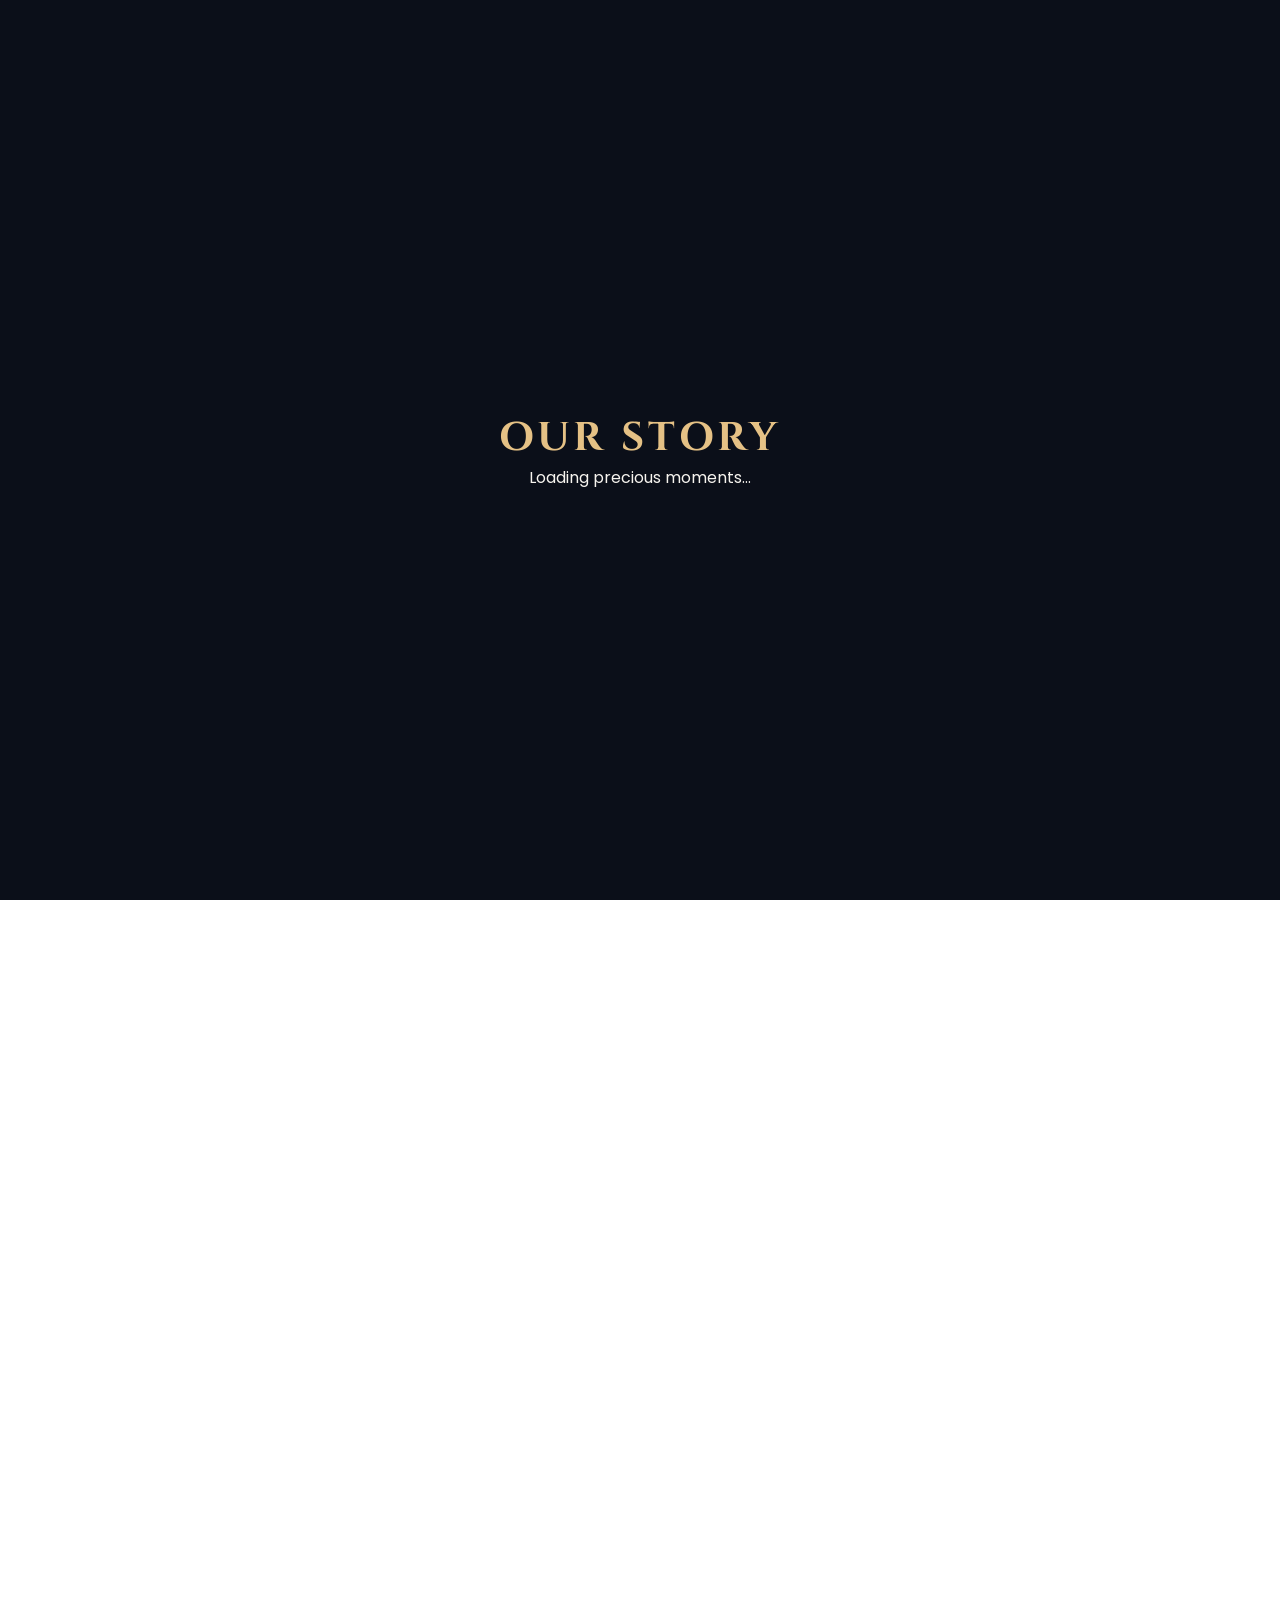
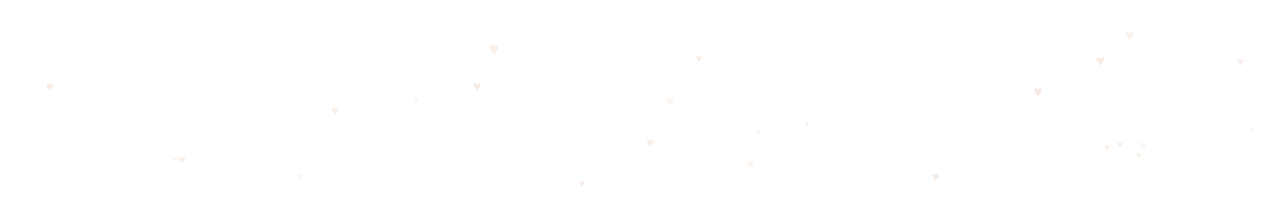
<file: index.html>
<!--
===========================================
OUR STORY ❤️ - INDEX / COVER PAGE
Birthday Surprise Website
Made with love by Aru for Chuchu ❤️
===========================================
-->
<!DOCTYPE html>
<html lang="en">
<head>
    <meta charset="UTF-8">
    <meta name="viewport" content="width=device-width, initial-scale=1.0">
    <title>Happy Birthday Chuchu ❤️</title>

    <link rel="stylesheet" href="css/style.css">
    <link href="https://fonts.googleapis.com/css2?family=Cinzel:wght@500;700&family=Cormorant+Garamond:ital,wght@1,500;1,600&family=Poppins:wght@300;400;500;600&display=swap" rel="stylesheet">

    <style>
        /* Modern Mobile Fixes directly balancing your layout frames */
        body {
            overflow-x: hidden;
            -webkit-font-smoothing: antialiased;
        }

        #book-cover {
            padding: 20px 15px;
            min-height: 100vh;
            display: flex;
            justify-content: center;
            align-items: center;
        }

        .cover {
            width: 100%;
            max-width: 500px;
            background: rgba(15, 20, 35, 0.7);
            border: 1px solid rgba(229, 193, 133, 0.25);
            backdrop-filter: blur(16px);
            -webkit-backdrop-filter: blur(16px);
            border-radius: 24px;
            padding: 40px 20px;
            box-shadow: 0 40px 90px rgba(0, 0, 0, 0.6);
            display: flex;
            flex-direction: column;
            align-items: center;
            text-align: center;
        }

        /* Interactive Mobile Flow sub-screens */
        .flow-slide {
            display: none;
            width: 100%;
            flex-direction: column;
            align-items: center;
            opacity: 0;
            transform: translateY(15px);
            transition: opacity 0.6s ease, transform 0.6s ease;
        }

        .flow-slide.active {
            display: flex;
            opacity: 1;
            transform: translateY(0);
        }

        /* Typography spacing adjustments for phone screen lengths */
        .main-title {
            font-size: 2.8rem !important;
            letter-spacing: 4px !important;
            margin-bottom: 10px !important;
        }

        .story-path h2 {
            font-size: 1.4rem !important;
            letter-spacing: 2px !important;
            color: #e5c185;
            margin: 5px 0;
        }

        .cover-quote p {
            font-size: 1.25rem !important;
            line-height: 1.6 !important;
            margin-bottom: 15px;
        }

        .cover-quote p:not(:first-child) {
            font-family: 'Poppins', sans-serif;
            font-size: 0.85rem !important;
            color: #cca7bd;
            font-style: normal;
        }

        /* Luxury Clean Flow Buttons */
        .flow-btn {
            background: transparent;
            color: #e5c185;
            border: 1px solid rgba(229, 193, 133, 0.4);
            padding: 12px 35px;
            border-radius: 50px;
            font-size: 0.8rem;
            font-weight: 500;
            letter-spacing: 2px;
            text-transform: uppercase;
            margin-top: 25px;
            cursor: pointer;
            transition: all 0.3s ease;
            width: auto;
            min-width: 180px;
        }

        .flow-btn:active, .flow-btn:hover {
            background: rgba(229, 193, 133, 0.1);
            border-color: #e5c185;
        }

        /* Gift section alignment updates */
        #gift-section {
            padding: 20px 15px;
        }

        .gift-card {
            width: 100%;
            max-width: 500px;
            padding: 40px 20px !important;
            border-radius: 24px !important;
        }

        .gift-card h2 {
            font-size: 1.8rem !important;
            letter-spacing: 2px !important;
        }

        .gift-card p {
            font-size: 1.15rem !important;
            line-height: 1.7 !important;
            margin-bottom: 4px;
        }

        #gift-box {
            margin: 30px auto 15px auto !important;
            width: 120px !important;
            height: 120px !important;
        }
    </style>
</head>
<body>

    <!-- ========================= -->
    <!-- PRELOADER -->
    <!-- ========================= -->
    <div id="loader">
        <div class="loader-content">
            <h1>Our Story</h1>
            <p>Loading precious moments...</p>
        </div>
    </div>

    <!-- ========================= -->
    <!-- BOOK COVER -->
    <!-- ========================= -->
    <main id="book-cover">

        <section class="cover">

            <!-- SLIDE 1: Intro Titles -->
            <div id="slide-intro" class="flow-slide active">
                <p class="chapter-zero reveal">Hiie Birthday Boy</p>
                <p class="welcome-text reveal">Welcome To</p>
                <h1 class="main-title reveal">Our Story</h1>
                <div class="divider reveal">❦</div>
                <button class="flow-btn" onclick="changeSlide('slide-intro', 'slide-path')">Read Prologue</button>
            </div>

            <!-- SLIDE 2: The Relationship Path Structure -->
            <div id="slide-path" class="flow-slide">
                <div class="story-path reveal">
                    <p>From</p>
                    <h2>"OM & Aparna"</h2>
                    <span class="arrow">↓</span>
                    <h2>"Husband & Wife"</h2>
                </div>
                <div class="divider reveal">❦</div>
                <div class="story-path reveal">
                    <p>Six Months Of Us</p>
                    <h2>A Beautiful Journey</h2>
                    <span class="arrow">↓</span>
                </div>
                <button class="flow-btn" onclick="changeSlide('slide-path', 'slide-warnings')">Continue</button>
            </div>

            <!-- SLIDE 3: Dedication Warnings and Entry -->
            <div id="slide-warnings" class="flow-slide">
                <div class="cover-quote reveal">
                    <p>"Click ahead... every page has a little piece of my heart waiting for you. 🫶"</p>
                    <p>Warning: This website contains an unhealthy amount of love for one very special birthday boy...</p>
                    <p>...and the drama king who owns my heart. ❤️</p>
                </div>
                <!-- This links straight into your original script trigger config -->
                <button id="open-cover-btn" class="flow-btn" style="background: linear-gradient(135deg, #e5c185, #cfa35f); color: #111524; font-weight:600; border:none;">
                    Open Our Book
                </button>
            </div>

        </section>

    </main>

    <!-- ========================= -->
    <!-- LETTER + GIFT -->
    <!-- ========================= -->
    <section id="gift-section">

        <div class="gift-card">

            <h2>Happy Birthday, Chuchu ❤️</h2>

            <br>

            <p>Every birthday deserves a gift.</p>
            <p>I kept thinking...</p>
            <p>"What could I possibly give someone who already means so much to me?"</p>

            <br>

            <p>Then I realized...</p>
            <p>I couldn't wrap six months of memories inside a box.</p>
            <p>But I could preserve them.</p>

            <br>

            <p>So I turned our memories... into a little story.</p>

            <br>

            <p>This isn't every moment we've shared.</p>
            <p>It isn't every laugh, every late-night chat, or every smile you've given me.</p>

            <br>

            <p>
                It's simply the beginning...
                <br>
                the chapter where Aru and Chuchu became us. ❤️
            </p>

            <br>

            <p>Ready to read our story?</p>

            <div id="gift-box">
                <div class="gift-lid"></div>
                <div class="gift-body">
                    <div class="gift-ribbon vertical"></div>
                    <div class="gift-ribbon horizontal"></div>
                </div>
            </div>

            <p style="font-size:0.95rem;opacity:.8;margin-top:10px;">
                (Click the gift box to read our chapters)
            </p>

        </div>

    </section>

    <!-- ========================= -->
    <!-- MUSIC -->
    <!-- ========================= -->
    <audio id="bg-music" src="assets/music/song.mpeg" loop></audio>

    <!-- ========================= -->
    <!-- BACKGROUND EFFECTS -->
    <!-- ========================= -->
    <canvas id="background-effects"></canvas>

    <!-- ========================= -->
    <!-- JAVASCRIPT -->
    <!-- ========================= -->
    <script src="js/script.js"></script>

    <!-- Slide Navigation Controller script -->
    <script>
        function changeSlide(currentId, nextId) {
            const currentSlide = document.getElementById(currentId);
            const nextSlide = document.getElementById(nextId);
            
            currentSlide.style.opacity = '0';
            currentSlide.style.transform = 'translateY(-10px)';
            
            setTimeout(() => {
                currentSlide.classList.remove('active');
                nextSlide.classList.add('active');
                
                setTimeout(() => {
                    nextSlide.style.opacity = '1';
                    nextSlide.style.transform = 'translateY(0)';
                }, 50);
            }, 400);
        }
    </script>

</body>
</html>
</file>
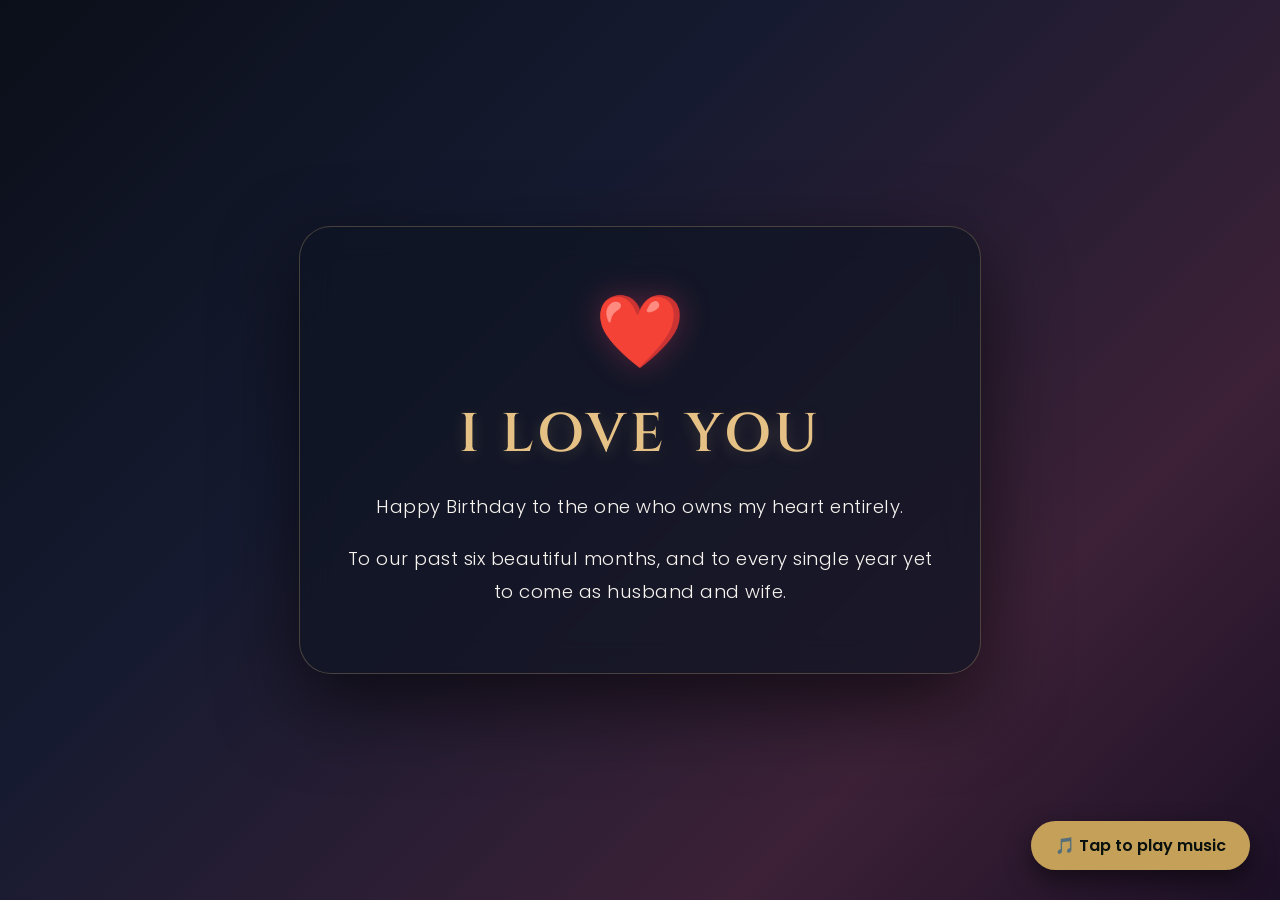
<file: ending.html>
<!--
===========================================
OUR STORY ❤️ - FINAL CHAPTER
Birthday Surprise Website
Made with love by Aru for Chuchu ❤️
===========================================
-->
<!DOCTYPE html>
<html lang="en">
<head>
    <meta charset="UTF-8">
    <meta name="viewport" content="width=device-width, initial-scale=1.0">
    <title>Forever Yours ❤️</title>
    <link href="https://fonts.googleapis.com/css2?family=Cinzel:wght@600;700&family=Poppins:wght@300;400;500&display=swap" rel="stylesheet">
    <style>
        @import url('https://fonts.googleapis.com/css2?family=Cinzel:wght@600;700&family=Poppins:wght@300;400;500&display=swap');

        body {
            margin: 0;
            padding: 0;
            min-height: 100vh;
            display: flex;
            justify-content: center;
            align-items: center;
            background: linear-gradient(135deg, #0b0f19 0%, #151a30 35%, #3c2137 75%, #1c1026 100%);
            background-attachment: fixed;
            font-family: 'Poppins', sans-serif;
            text-align: center;
            color: #f7f4ef;
            overflow: hidden;
            -webkit-font-smoothing: antialiased;
        }
        .container {
            max-width: 600px;
            width: 90%;
            padding: 50px 40px;
            background: rgba(15, 20, 35, 0.7);
            border-radius: 32px;
            box-shadow: 0 30px 80px rgba(0, 0, 0, 0.6);
            backdrop-filter: blur(16px);
            border: 1px solid rgba(229, 193, 133, 0.25);
            animation: cardPop 1.5s cubic-bezier(0.175, 0.885, 0.32, 1.275) forwards;
        }
        h1 {
            font-family: 'Cinzel', serif;
            font-size: 3.4rem;
            font-weight: 600;
            text-transform: uppercase;
            color: #e5c185;
            margin: 0 0 20px 0;
            text-shadow: 0 4px 15px rgba(229, 193, 133, 0.2);
            letter-spacing: 4px;
            line-height: 1.3;
        }
        p {
            font-size: 1.15rem;
            line-height: 1.8;
            color: #f7f4ef;
            font-weight: 300;
            margin-bottom: 15px;
            letter-spacing: 0.5px;
        }
        .heart-badge {
            font-size: 4.5rem;
            animation: pulse 1.5s infinite;
            margin-bottom: 15px;
            filter: drop-shadow(0 0 15px rgba(189, 58, 93, 0.4));
        }
        @keyframes cardPop {
            from { opacity: 0; transform: scale(0.8) translateY(40px); }
            to { opacity: 1; transform: scale(1) translateY(0); }
        }
        @keyframes pulse {
            0% { transform: scale(1); }
            50% { transform: scale(1.12); }
            100% { transform: scale(1); }
        }
        @media (max-width: 600px) {
            h1 { font-size: 2.4rem; letter-spacing: 2px; }
            p { font-size: 1.05rem; line-height: 1.7; }
            .container { padding: 40px 25px; width: 88%; }
        }
    </style>
</head>
<body>

    <div class="container">
        <div class="heart-badge">❤️</div>
        <h1>I Love You</h1>
        <p>Happy Birthday to the one who owns my heart entirely.</p>
        <p>To our past six beautiful months, and to every single year yet to come as husband and wife.</p>
    </div>
   
    <audio id="bg-music" src="assets/music/song.mpeg" loop></audio>
    <!-- Reusing chapter effects for continuous floating hearts -->
    <script src="js/chapter.js"></script>
</body>
</html>
</file>
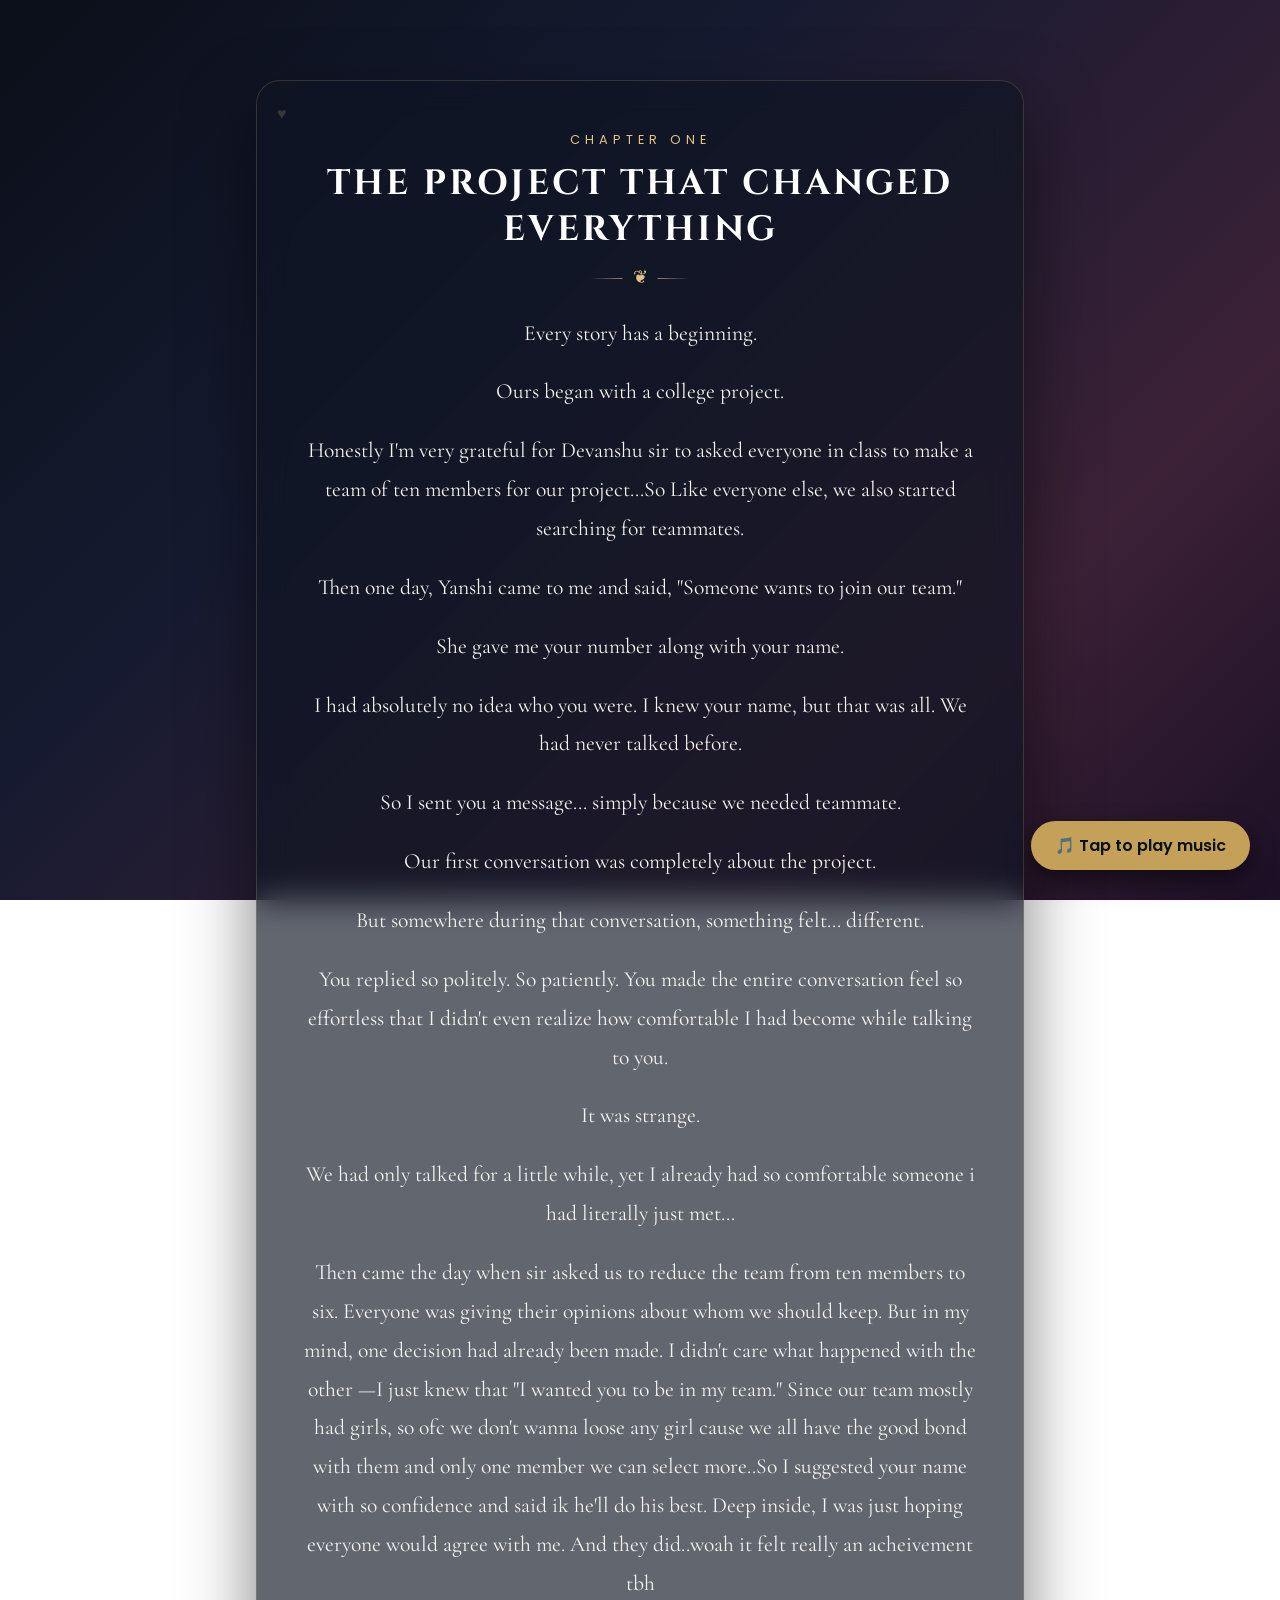
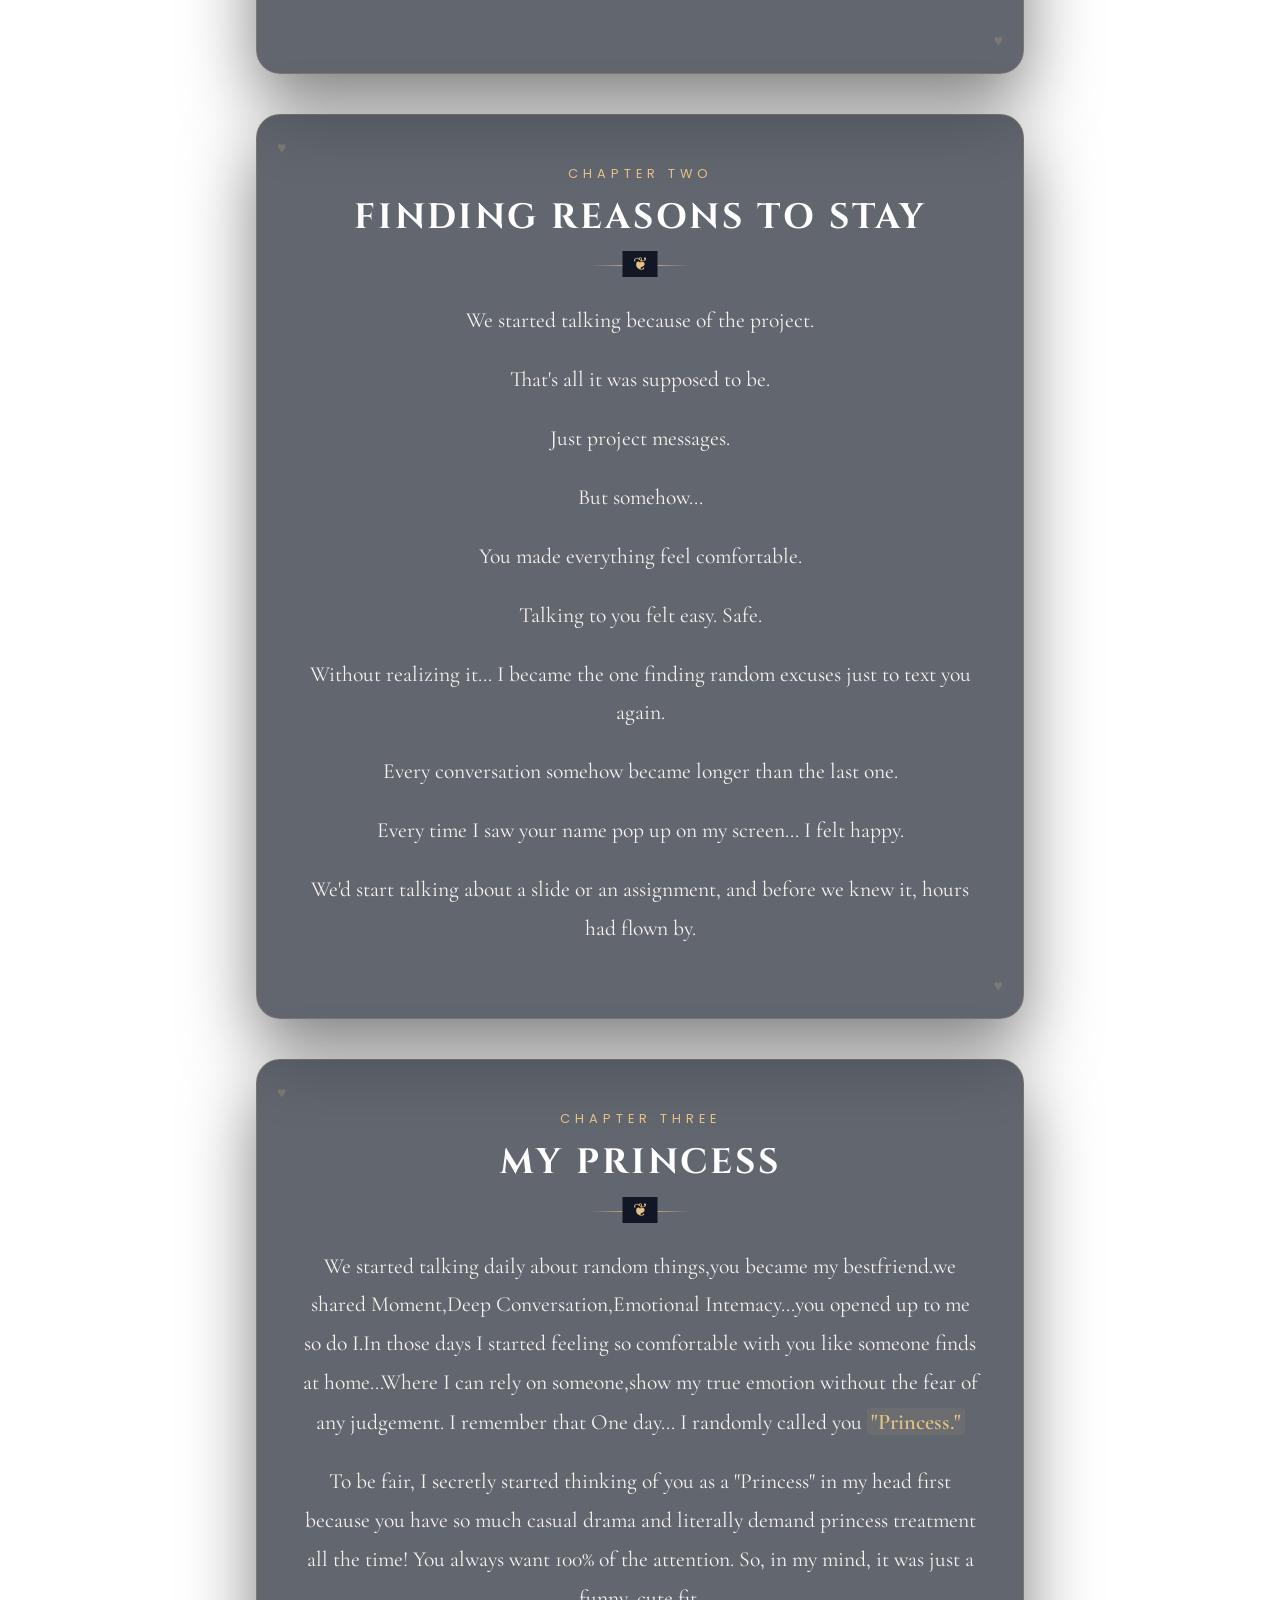
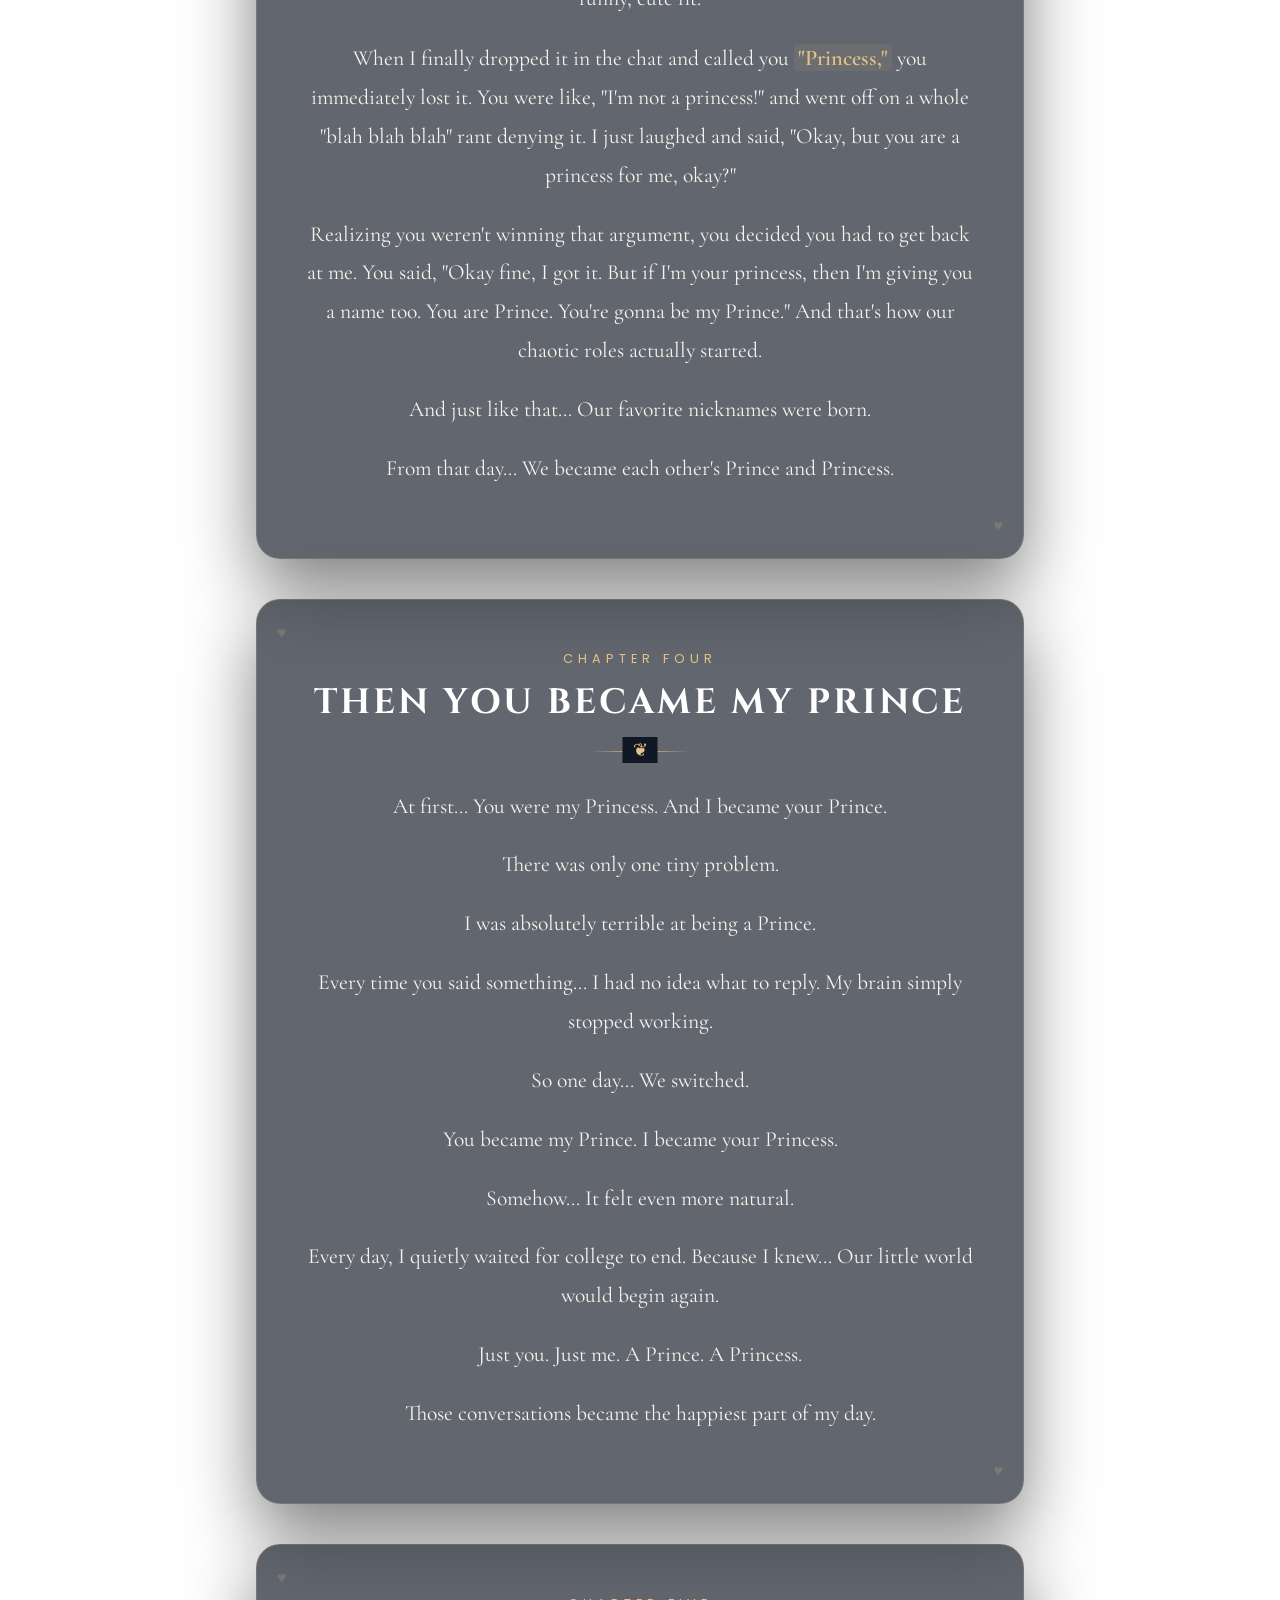
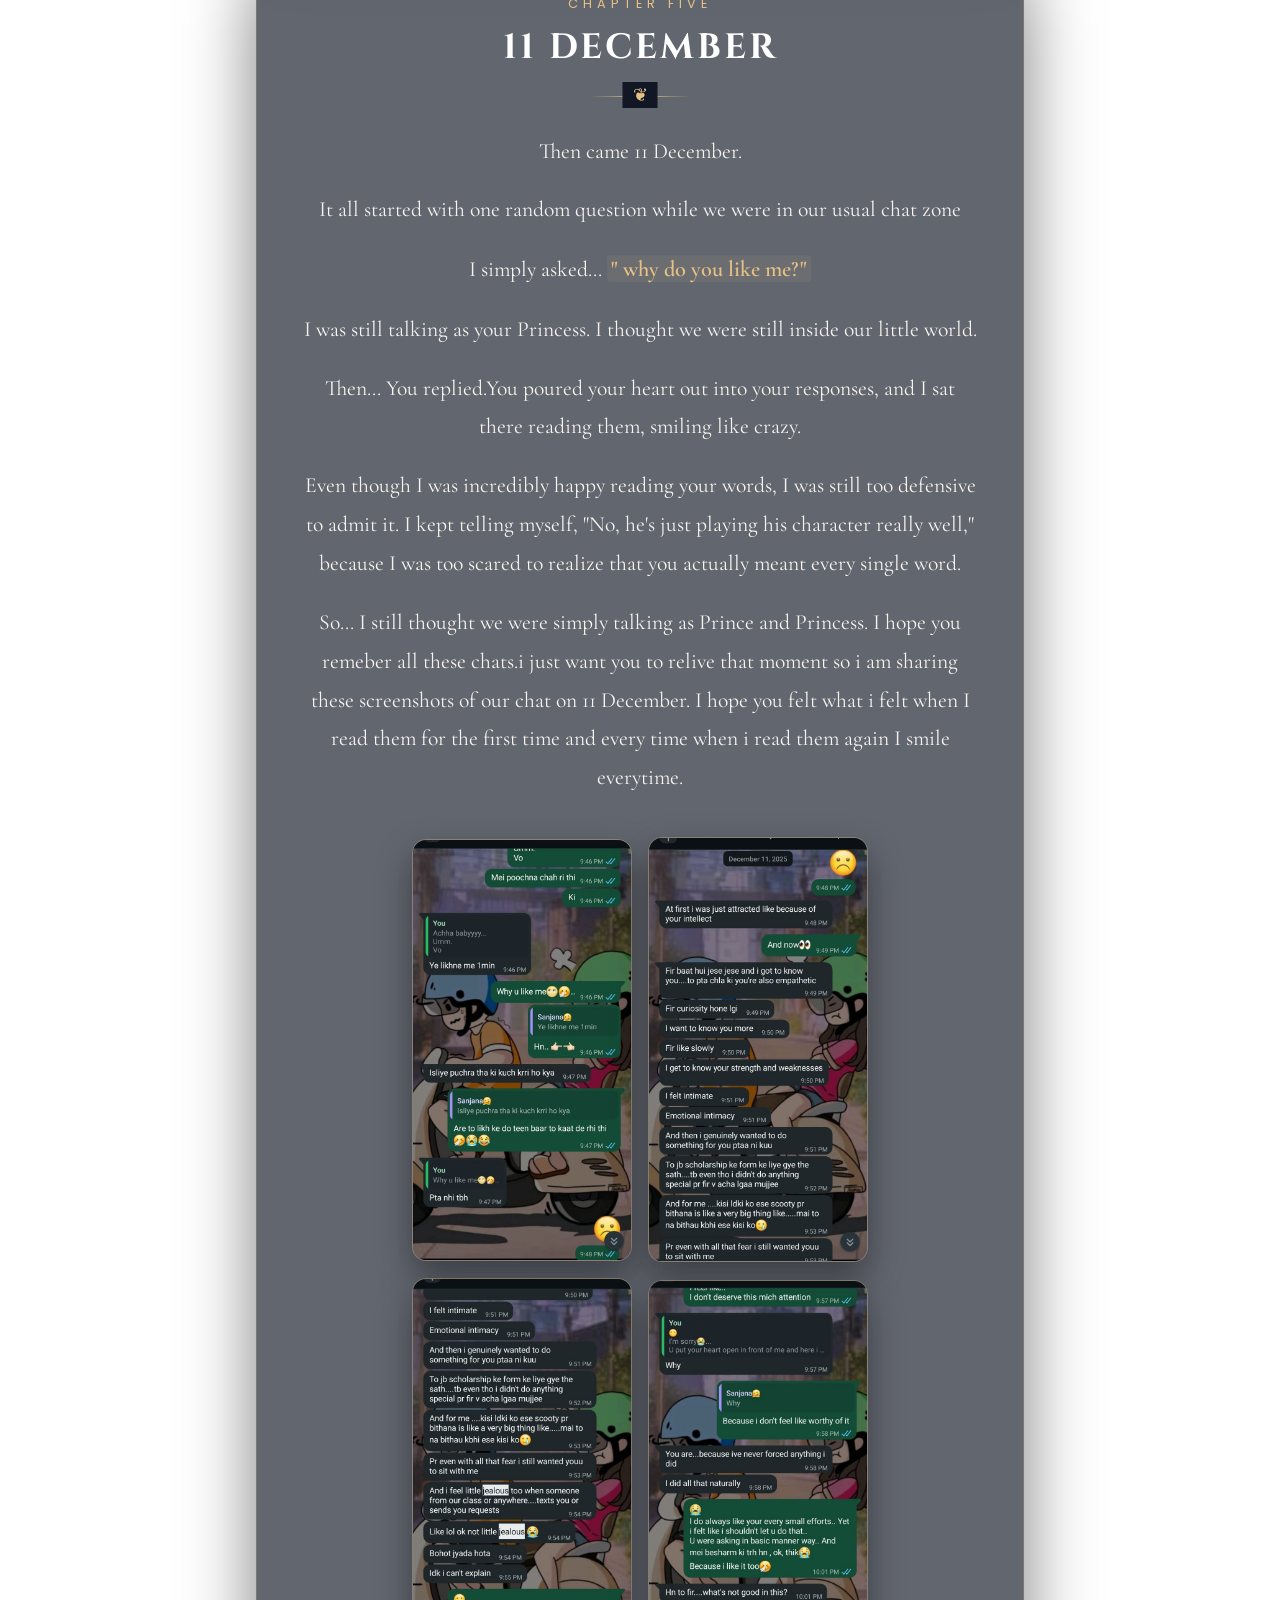
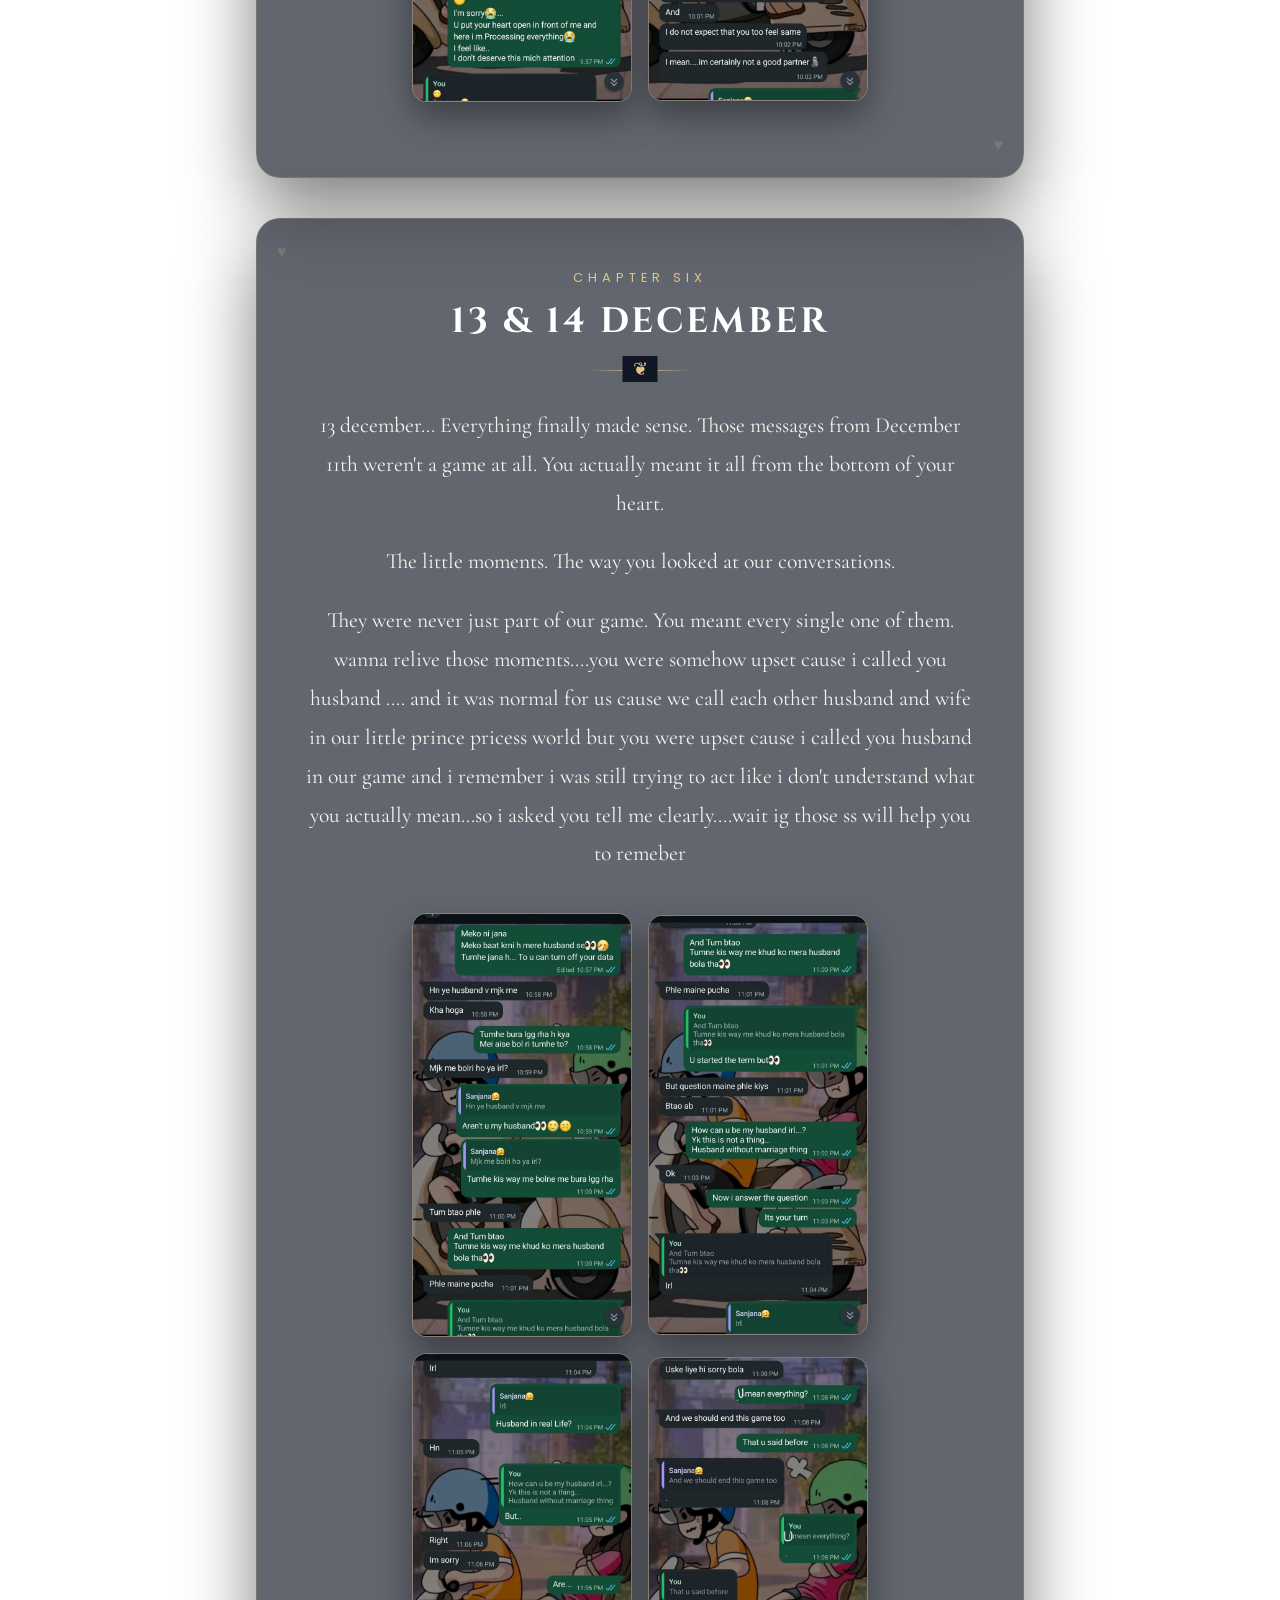
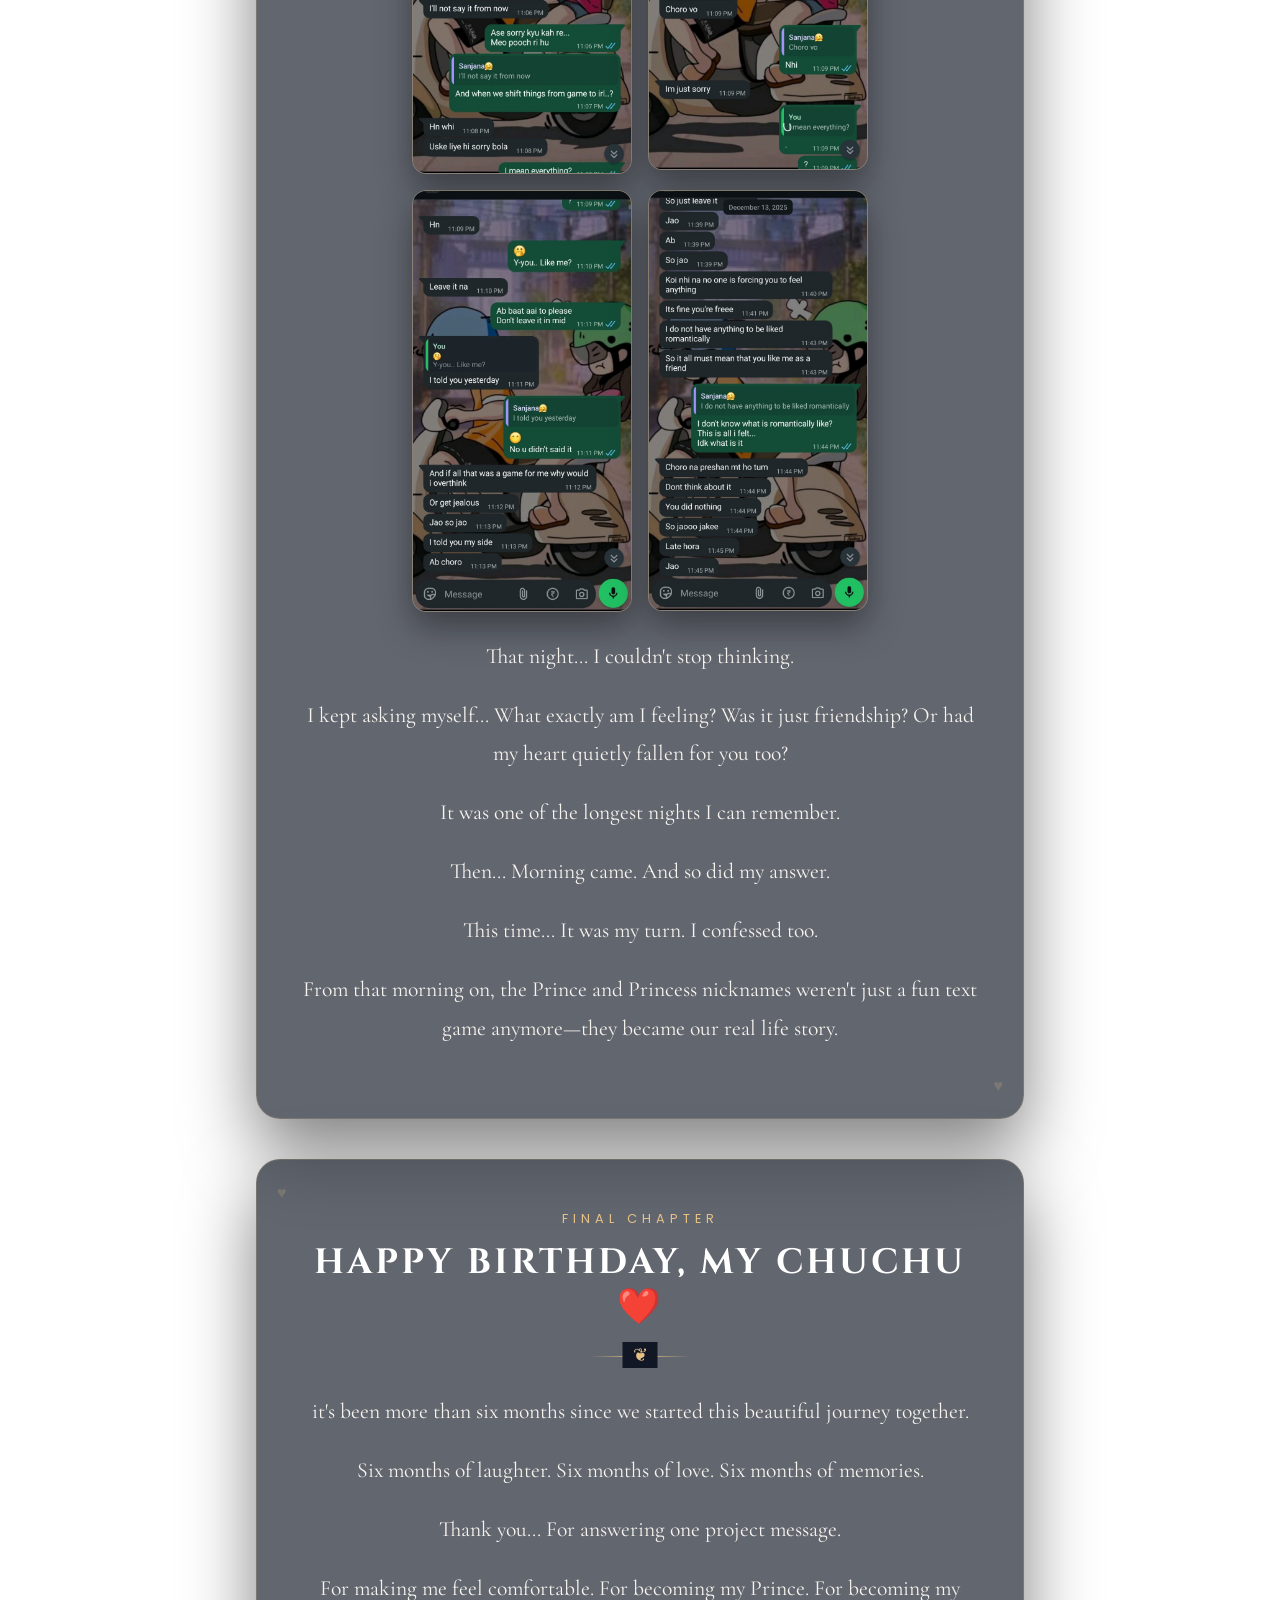
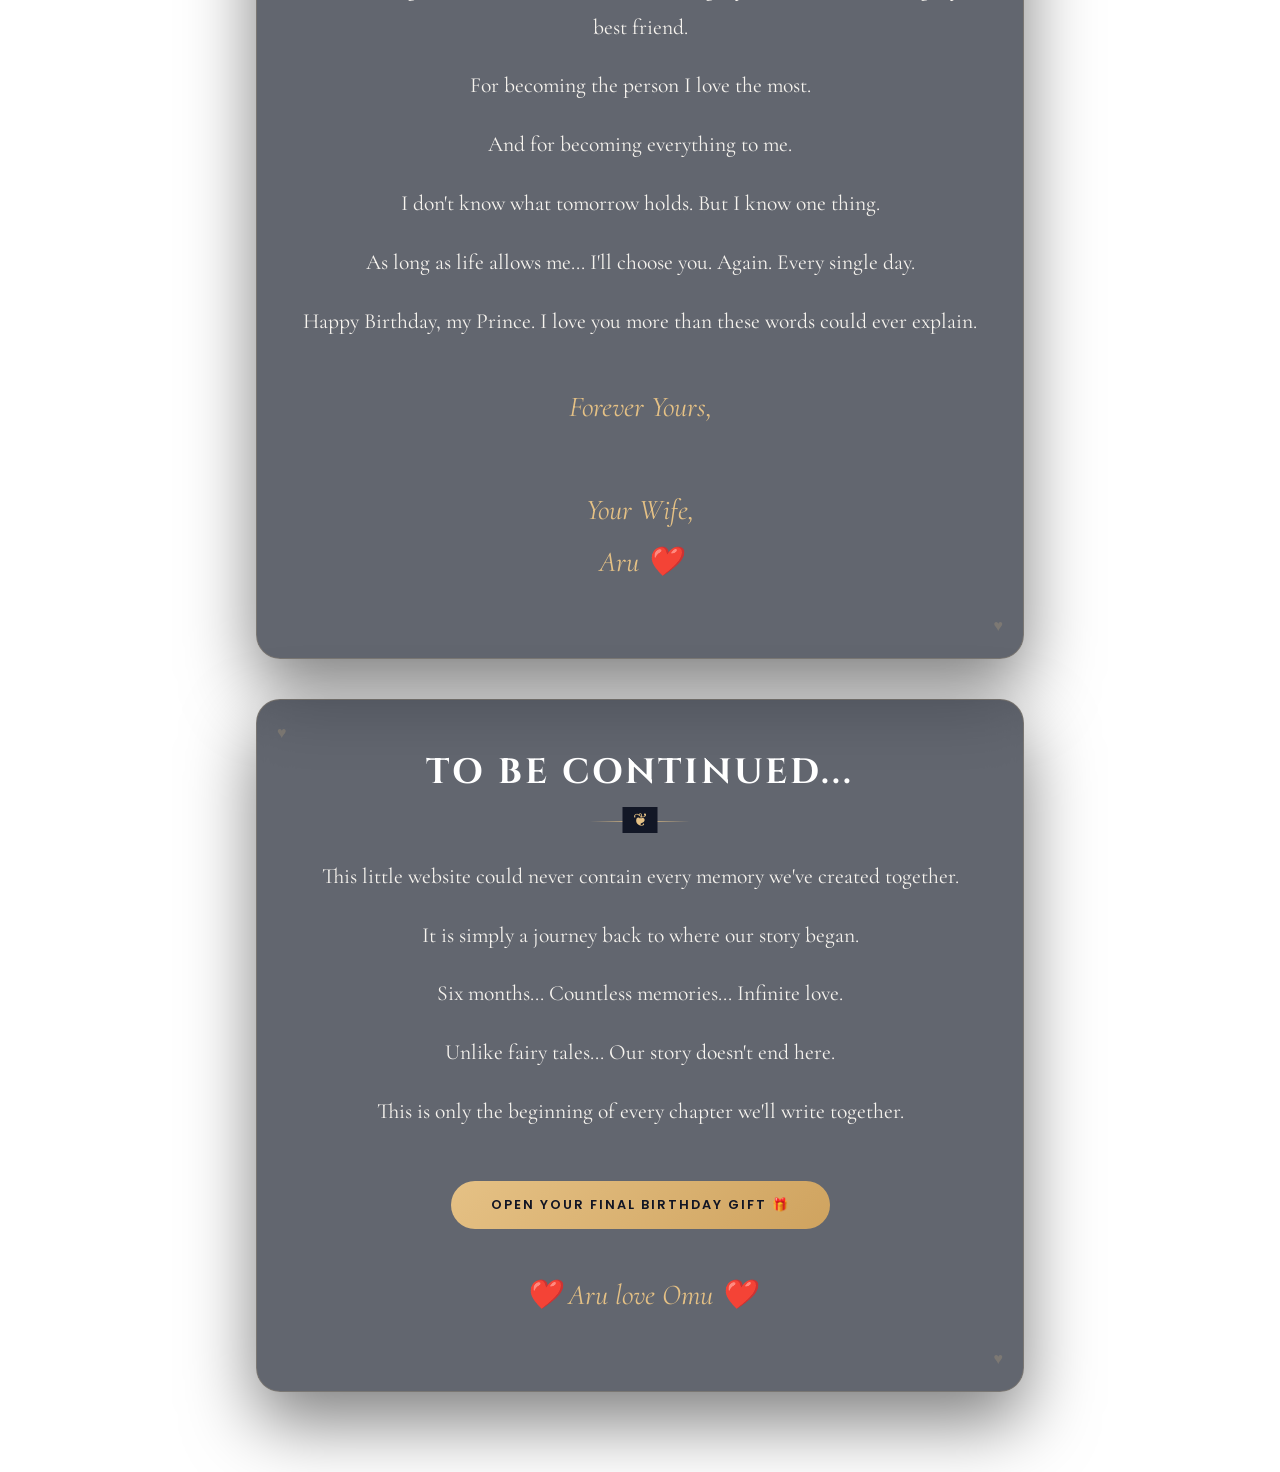
<file: story.html>
<!DOCTYPE html>
<html lang="en">
<head>
    <meta charset="UTF-8">
    <meta name="viewport" content="width=device-width, initial-scale=1.0">
    <title>Our Story ❤️</title>
    <link rel="preconnect" href="https://fonts.googleapis.com">
    <link rel="preconnect" href="https://fonts.gstatic.com" crossorigin>
    <link href="https://fonts.googleapis.com/css2?family=Cinzel:wght@400;700&family=Cormorant+Garamond:wght@400;500;600&family=Poppins:wght@300;400;500;600&display=swap" rel="stylesheet">
    
    <link rel="stylesheet" href="css/story.css">
</head>
<body>
    
    <div class="book-container">

        <section class="chapter">
            <span class="chapter-number">Chapter One</span>
            <h1>The Project That Changed Everything</h1>
            <div class="line"></div>
            <p>Every story has a beginning.</p>
            <p>Ours began with a college project.</p>
            <p>Honestly I'm very grateful for Devanshu sir to asked everyone in class to make a team of ten members for our project...So Like everyone else, we also started searching for teammates.</p>
            <p>Then one day, Yanshi came to me and said, "Someone wants to join our team."</p>
            <p>She gave me your number along with your name.</p>
            <p>I had absolutely no idea who you were. I knew your name, but that was all. We had never talked before.</p>
            <p>So I sent you a message... simply because we needed teammate.</p>
            <p>Our first conversation was completely about the project.</p>
            <p>But somewhere during that conversation, something felt... different.</p>
            <p>You replied so politely. So patiently. You made the entire conversation feel so effortless that I didn't even realize how comfortable I had become while talking to you.</p>
            <p>It was strange.</p>
            <p>We had only talked for a little while, yet I already had so comfortable someone i had literally just met...</p>
            <p>Then came the day when sir asked us to reduce the team from ten members to six. Everyone was giving their opinions about whom we should keep. But in my mind, one decision had already been made. I didn't care what happened with the other —I just knew that "I wanted you to be in my team."
            Since our team mostly had girls, so ofc we don't wanna loose any girl cause we all have the good bond with them and only one member we can select more..So I suggested your name with so confidence and said ik he'll do his best. Deep inside, I was just hoping everyone would agree with me.
            And they did..woah it felt really an acheivement tbh</p>
        </section>

        <section class="chapter">
            <span class="chapter-number">Chapter Two</span>
            <h1>Finding Reasons To Stay</h1>
            <div class="line"></div>
            <p>We started talking because of the project.</p>
            <p>That's all it was supposed to be.</p>
            <p>Just project messages.</p>
            <p>But somehow...</p>
            <p>You made everything feel comfortable.</p>
            <p>Talking to you felt easy. Safe.</p>
            <p>Without realizing it... I became the one finding random excuses just to text you again.</p>
            <p>Every conversation somehow became longer than the last one.</p>
            <p>Every time I saw your name pop up on my screen... I felt happy.</p>
            <p> We'd start talking about a slide or an assignment, and before we knew it, hours had flown by.</p>
        </section>

        <section class="chapter">
            <span class="chapter-number">Chapter Three</span>
            <h1>My Princess</h1>
            <div class="line"></div>
            <p>We started talking daily about random things,you became my bestfriend.we shared Moment,Deep Conversation,Emotional Intemacy...you opened up to me so do I.In those days I started feeling so comfortable with you like someone finds at home...Where I can rely on someone,show my true emotion without the fear of any judgement. I remember that One day... I randomly called you <strong>"Princess."</strong></p>
            <p>To be fair, I secretly started thinking of you as a "Princess" in my head first because you have so much casual drama and literally demand princess treatment all the time! You always want 100% of the attention. So, in my mind, it was just a funny, cute fit.</p>
            <p>When I finally dropped it in the chat and called you <strong>"Princess,"</strong> you immediately lost it. You were like, "I'm not a princess!" and went off on a whole "blah blah blah" rant denying it. I just laughed and said, "Okay, but you are a princess for me, okay?"</p>
            <p>Realizing you weren't winning that argument, you decided you had to get back at me. You said, "Okay fine, I got it. But if I'm your princess, then I'm giving you a name too. You are Prince. You're gonna be my Prince." And that's how our chaotic roles actually started.</p>
            <p>And just like that... Our favorite nicknames were born.</p>
            <p>From that day... We became each other's Prince and Princess.</p>

        </section>

        <section class="chapter">
            <span class="chapter-number">Chapter Four</span>
            <h1>Then You Became My Prince</h1>
            <div class="line"></div>
            <p>At first... You were my Princess. And I became your Prince.</p>
            <p>There was only one tiny problem.</p>
            <p>I was absolutely terrible at being a Prince.</p>
            <p>Every time you said something... I had no idea what to reply. My brain simply stopped working.</p>
            <p>So one day... We switched.</p>
            <p>You became my Prince. I became your Princess.</p>
            <p>Somehow... It felt even more natural.</p>
            <p>Every day, I quietly waited for college to end. Because I knew... Our little world would begin again.</p>
            <p>Just you. Just me. A Prince. A Princess.</p>
            <p>Those conversations became the happiest part of my day.</p>
        </section>

        <section class="chapter">
            <span class="chapter-number">Chapter Five</span>
            <h1>11 December</h1>
            <div class="line"></div>
            <p>Then came 11 December.</p>
            <p>It all started with one random question while we were in our usual chat zone</p>
            <p>I simply asked... <strong>" why do you like me?"</strong></p>
            <p>I was still talking as your Princess. I thought we were still inside our little world.</p>
            <p>Then... You replied.You poured your heart out into your responses, and I sat there reading them, smiling like crazy.</p>
            <p>Even though I was incredibly happy reading your words, I was still too defensive to admit it. I kept telling myself, "No, he's just playing his character really well," because I was too scared to realize that you actually meant every single word.</p>
            <p>So... I still thought we were simply talking as Prince and Princess. I hope you remeber all these chats.i just want you to relive that moment so i am sharing these screenshots of our chat on 11 December. I hope you felt what i felt when I read them for the first time and every time when i read them again I smile everytime.</p>
            </p>
            
            <div class="chat-gallery">
                <img src="assets/chat/11dec1.jpeg" alt="Chat Memory Dec 11">
                <img src="assets/chat/11dec2.jpeg" alt="Chat Memory Dec 11">
                <img src="assets/chat/11dec3.jpeg" alt="Chat Memory Dec 11">
                <img src="assets/chat/11dec4.jpeg" alt="Chat Memory Dec 11">
            </div>
        </section>

        <section class="chapter">
            <span class="chapter-number">Chapter Six</span>
            <h1>13 & 14 December</h1>
            <div class="line"></div>
            <p>13 december... Everything finally made sense. Those messages from December 11th weren't a game at all. You actually meant it all from the bottom of your heart.</p>
            <p>The little moments. The way you looked at our conversations.</p>
            <p>They were never just part of our game. You meant every single one of them. wanna relive those moments....you were somehow upset cause i called you husband .... and it was normal for us cause we call each other husband and wife in our little prince pricess world but you were upset cause i called you husband in our game and i remember i was still trying to act like i don't understand what you actually mean...so i asked you tell me clearly....wait ig those ss will help you to remeber 
            </p>
            
            <div class="chat-gallery">
                <img src="assets/chat/13dec1.jpeg" alt="Confession Snapshot">
                <img src="assets/chat/13dec2.jpeg" alt="Confession Snapshot">
                <img src="assets/chat/13dec3.jpeg" alt="Confession Snapshot">
                <img src="assets/chat/13dec4.jpeg" alt="Confession Snapshot">
                <img src="assets/chat/13dec5.jpeg" alt="Confession Snapshot">
                <img src="assets/chat/13dec6.jpeg" alt="Confession Snapshot">
            </div>

            <p>That night... I couldn't stop thinking.</p>
            <p>I kept asking myself... What exactly am I feeling? Was it just friendship? Or had my heart quietly fallen for you too?</p>
            <p>It was one of the longest nights I can remember.</p>
            <p>Then... Morning came. And so did my answer.</p>
            <p>This time... It was my turn. I confessed too.</p>
            <p>From that morning on, the Prince and Princess nicknames weren't just a fun text game anymore—they became our real life story.</p>
        </section>

        <section class="chapter ending">
            <span class="chapter-number">Final Chapter</span>
            <h1>Happy Birthday, My Chuchu ❤️</h1>
            <div class="line"></div>
            <p>it's been more than six months since we started this beautiful journey together.</p>
            <p>Six months of laughter. Six months of love. Six months of memories.</p>
            <p>Thank you... For answering one project message.</p>
            <p>For making me feel comfortable. For becoming my Prince. For becoming my best friend.</p>
            <p>For becoming the person I love the most.</p>
            <p>And for becoming everything to me.</p>
            <p>I don't know what tomorrow holds. But I know one thing.</p>
            <p>As long as life allows me... I'll choose you. Again. Every single day.</p>
            <p>Happy Birthday, my Prince. I love you more than these words could ever explain.</p>
            <p class="signature">Forever Yours,<br><br>Your Wife,<br>Aru ❤️</p>
        </section>

        <section class="chapter continue">
            <h1>To Be Continued...</h1>
            <div class="line"></div>
            <p>This little website could never contain every memory we've created together.</p>
            <p>It is simply a journey back to where our story began.</p>
            <p>Six months... Countless memories... Infinite love.</p>
            <p>Unlike fairy tales... Our story doesn't end here.</p>
            <p>This is only the beginning of every chapter we'll write together.</p>
            
            <div style="text-align: center; margin-top: 40px;">
                <a href="ending.html" class="next-page-btn">Open Your Final Birthday Gift 🎁</a>
            </div>
            <p class="signature">❤️ Aru love Omu ❤️</p>
        </section>

    </div>

    <audio id="bg-music" src="assets/music/song.mpeg" loop></audio>
    <script src="js/chapter.js"></script>
</body>
</html>
</file>
<file: css/style.css>
/*
===========================================
OUR STORY ❤️ - COVER & LETTER STYLES
Design Theme: Mystic Midnight Indigo & Rose (Mobile Perfected)
===========================================
*/
@import url('https://fonts.googleapis.com/css2?family=Cinzel:wght@400;600;700&family=Cormorant+Garamond:ital,wght@0,400;0,500;1,400;1,500;1,600&family=Poppins:wght@300;400;500;600&display=swap');

* { 
    margin: 0; 
    padding: 0; 
    box-sizing: border-box; 
}

html, body {
    width: 100%;
    max-width: 100%;
    overflow-x: hidden;
}

body {
    font-family: 'Poppins', sans-serif;
    color: #f7f4ef;
    background: linear-gradient(135deg, #0b0f19 0%, #151a30 35%, #3c2137 75%, #1c1026 100%);
    background-attachment: fixed;
    min-height: 100vh;
    -webkit-font-smoothing: antialiased;
}

#loader {
    position: fixed; 
    inset: 0;
    background: #0b0f19; 
    display: flex; 
    justify-content: center; 
    align-items: center;
    z-index: 9999; 
}

.loader-content { 
    text-align: center; 
    padding: 20px;
}

.loader-content h1 { 
    font-size: 2.5rem; 
    color: #e5c185; 
    font-family: 'Cinzel', serif;
    letter-spacing: 4px;
    text-transform: uppercase;
}

#book-cover {
    min-height: 100vh; 
    display: none; 
    justify-content: center; 
    align-items: center;
    padding: 20px; /* Reduced for mobile breathing room */
    opacity: 0; 
    transition: opacity 1s ease;
}

.cover {
    width: 100%; 
    max-width: 1050px; 
    min-height: 85vh;
    background: rgba(15, 20, 35, 0.7); 
    border: 1px solid rgba(229, 193, 133, 0.25);
    backdrop-filter: blur(16px); 
    -webkit-backdrop-filter: blur(16px);
    border-radius: 24px;
    padding: 60px 40px; 
    display: flex; 
    flex-direction: column;
    justify-content: center; 
    align-items: center; 
    text-align: center;
    position: relative; 
    box-shadow: 0 40px 100px rgba(0, 0, 0, 0.6);
}

.cover::before {
    content: ""; 
    position: absolute; 
    left: 0; 
    top: 0;
    width: 6px; 
    height: 100%;
    background: linear-gradient(to bottom, #f3d9ab, #e5c185, #b88e4c);
    border-radius: 24px 0 0 24px;
}

.chapter-zero { 
    display: block; 
    font-size: 0.85rem; 
    letter-spacing: 5px; 
    color: #e5c185; 
    text-transform: uppercase; 
    margin-bottom: 15px; 
}

.welcome-text { 
    color: #f7f4ef; 
    letter-spacing: 6px; 
    text-transform: uppercase; 
    margin-bottom: 15px; 
    font-size: 0.9rem; 
    opacity: 0.9;
}

.main-title { 
    font-family: 'Cinzel', serif; 
    font-size: 4rem; 
    letter-spacing: 6px; 
    color: #ffffff; 
    margin-bottom: 20px; 
    text-transform: uppercase;
}

.divider { 
    margin: 20px 0; 
    color: #e5c185; 
    font-size: 1.5rem; 
}

.story-path { 
    display: flex; 
    flex-direction: column; 
    align-items: center; 
    gap: 10px; 
    margin: 20px 0; 
}

.story-path p { 
    font-size: 0.85rem; 
    color: #cca7bd; 
    letter-spacing: 2px;
    text-transform: uppercase;
}

.story-path h2 { 
    font-size: 2rem; 
    color: #e5c185; 
    font-family: 'Cinzel', serif;
    text-transform: uppercase;
    letter-spacing: 3px;
}

.arrow { 
    display: block; 
    font-size: 1.8rem; 
    color: #cca7bd; 
    animation: bounce 2s infinite; 
}

.cover-quote { 
    margin-top: 30px; 
    max-width: 800px;
}

.cover-quote p { 
    font-family: 'Cormorant Garamond', serif; 
    font-size: 2rem; 
    font-style: italic; 
    color: #f7f4ef; 
    line-height: 1.5; 
}

.cover-quote p:not(:first-child) {
    font-family: 'Poppins', sans-serif;
    font-size: 0.85rem;
    font-style: normal;
    color: #cca7bd;
    letter-spacing: 1px;
    text-transform: uppercase;
    margin-top: 10px;
}

button {
    margin-top: 40px; 
    padding: 16px 45px; 
    background: linear-gradient(135deg, #e5c185, #cfa35f); 
    color: #111524;
    border: none; 
    border-radius: 50px; 
    font-size: 0.9rem; 
    font-weight: 600;
    letter-spacing: 2px;
    text-transform: uppercase;
    cursor: pointer; 
    transition: 0.3s ease;
    box-shadow: 0 15px 35px rgba(229, 193, 133, 0.25);
}

button:hover { 
    transform: translateY(-3px);
    background: #ffffff; 
}

#gift-section { 
    display: none; 
    min-height: 100vh; 
    justify-content: center; 
    align-items: center; 
    padding: 20px; 
    opacity: 0; 
    transition: opacity 1s ease; 
}

.gift-card {
    width: 100%; 
    max-width: 750px; 
    background: rgba(15, 20, 35, 0.75); 
    backdrop-filter: blur(16px); 
    -webkit-backdrop-filter: blur(16px);
    border-radius: 24px; 
    padding: 40px 25px; 
    text-align: center;
    border: 1px solid rgba(229, 193, 133, 0.2);
}

.gift-card h2 { 
    font-size: 2.2rem; 
    margin-bottom: 20px; 
    color: #e5c185; 
    font-family: 'Cinzel', serif; 
    letter-spacing: 2px;
    text-transform: uppercase;
}

.gift-card p { 
    line-height: 1.8; 
    color: #f7f4ef; 
    font-size: 1.25rem; 
    font-family: 'Cormorant Garamond', serif; 
    font-style: italic; 
}

#gift-box { 
    width: 120px; 
    height: 120px; 
    margin: 35px auto 20px auto; 
    position: relative; 
    cursor: pointer; 
}

.gift-body { 
    width: 110px; 
    height: 85px; 
    position: absolute; 
    left: 5px; 
    bottom: 0; 
    background: #bd3a5d; 
    border-radius: 0 0 8px 8px; 
}

.gift-lid { 
    width: 120px; 
    height: 25px; 
    position: absolute; 
    top: 12px; 
    left: 0; 
    background: #d6476e; 
    border-radius: 4px; 
    z-index: 2; 
}

.gift-ribbon.vertical { 
    position: absolute; 
    left: 50%; 
    transform: translateX(-50%); 
    width: 20px; 
    height: 100%; 
    background: #e5c185; 
}

.gift-ribbon.horizontal { 
    position: absolute; 
    top: 30px; 
    width: 100%; 
    height: 18px; 
    background: #f0d4a7; 
}

footer { 
    padding: 25px; 
    text-align: center; 
}

.footer-text { 
    color: #cca7bd; 
    letter-spacing: 2px; 
    font-size: .8rem; 
    text-transform: uppercase;
}

@keyframes bounce { 
    0%, 20%, 50%, 80%, 100% { transform: translateY(0); } 
    40% { transform: translateY(-8px); } 
    60% { transform: translateY(-4px); } 
}

/* Hard Mobile Override Rules for Style Sheet */
@media (max-width: 600px) {
    .cover { padding: 45px 20px; min-height: 75vh; }
    .main-title { font-size: 2.4rem; letter-spacing: 3px; }
    .story-path h2 { font-size: 1.5rem; }
    .cover-quote p { font-size: 1.5rem; }
    button { padding: 14px 35px; font-size: 0.85rem; width: 100%; max-width: 280px; }
    .gift-card h2 { font-size: 1.8rem; }
    .gift-card p { font-size: 1.15rem; }
}
</file>
<file: css/story.css>
/*
===========================================
OUR STORY ❤️ - STORY PAGES STYLES
Design Theme: Mystic Midnight Indigo & Rose (Mobile Perfected)
===========================================
*/
@import url('https://fonts.googleapis.com/css2?family=Cinzel:wght@400;600;700&family=Cormorant+Garamond:ital,wght@0,400;0,500;0,600;1,400;1,500;1,600&family=Poppins:wght@300;400;500;600&display=swap');

* { 
    margin: 0; 
    padding: 0; 
    box-sizing: border-box; 
}

html, body {
    width: 100%;
    max-width: 100%;
    overflow-x: hidden;
}

body {
    font-family: 'Poppins', sans-serif;
    background: linear-gradient(135deg, #0b0f19 0%, #151a30 35%, #3c2137 75%, #1c1026 100%);
    background-attachment: fixed;
    color: #f7f4ef;
    position: relative;
    -webkit-font-smoothing: antialiased;
}

.book-container { 
    width: 100%; 
    max-width: 800px; 
    margin: auto; 
    padding: 40px 16px; /* Optimized cushion borders for phones */
}

.chapter {
    background: rgba(15, 20, 35, 0.65); 
    backdrop-filter: blur(16px);
    -webkit-backdrop-filter: blur(16px);
    border-radius: 24px;
    padding: 50px 45px; 
    margin: 40px 0;
    box-shadow: 0 30px 70px rgba(0, 0, 0, 0.5);
    position: relative;
    border: 1px solid rgba(229, 193, 133, 0.18);
    opacity: 0;
    transform: translateY(30px);
    transition: opacity 1s ease, transform 1s ease;
}

.chapter.show { 
    opacity: 1; 
    transform: translateY(0); 
}

.chapter-number { 
    display: block; 
    text-align: center; 
    color: #e5c185; 
    letter-spacing: 5px; 
    text-transform: uppercase; 
    font-size: 0.8rem; 
    margin-bottom: 12px; 
}

.chapter h1 { 
    font-family: 'Cinzel', serif; 
    text-align: center; 
    color: #ffffff; 
    font-size: 2.2rem; 
    text-transform: uppercase;
    letter-spacing: 3px;
    line-height: 1.3; 
    margin-bottom: 20px; 
}

.line { 
    width: 100px; 
    height: 1px; 
    background: linear-gradient(to right, transparent, #e5c185, transparent); 
    margin: 25px auto 35px auto; 
    position: relative; 
}

.line::after {
    content: "❦"; 
    position: absolute; 
    left: 50%; 
    top: -14px; 
    transform: translateX(-50%);
    background: #121726; 
    color: #e5c185; 
    padding: 0 10px; 
    font-size: 1.1rem;
}

.chapter p { 
    font-family: 'Cormorant Garamond', serif; 
    font-size: 1.35rem; 
    line-height: 1.8; 
    text-align: center; 
    margin-bottom: 20px; 
    color: #f7f4ef; 
}

.chapter strong { 
    color: #e5c185; 
    font-weight: 600; 
    font-family: 'Cormorant Garamond', serif;
    font-size: 1.4rem;
    background: rgba(229, 193, 133, 0.08);
    padding: 0 4px;
    border-radius: 4px;
}

/* Impeccable Flex Grid for Mobile Screenshots */
.chat-gallery {
    margin: 40px auto 25px auto;
    display: flex;
    flex-wrap: wrap;
    gap: 16px;
    justify-content: center;
    align-items: center;
    width: 100%;
}

.chat-gallery img {
    width: calc(50% - 8px); /* Forces neat 2-column display cleanly on mobile devices */
    max-width: 220px;
    border-radius: 14px;
    background: transparent;
    border: 1px solid rgba(229, 193, 133, 0.3);
    box-shadow: 0 15px 35px rgba(0, 0, 0, 0.4);
    transition: transform 0.4s ease, border-color 0.4s ease;
}

.chat-gallery img:hover { 
    transform: scale(1.04) translateY(-5px); 
    border-color: rgba(229, 193, 133, 0.6);
}

.next-page-btn {
    display: inline-block;
    padding: 15px 40px;
    background: linear-gradient(135deg, #e5c185, #cfa35f);
    color: #111524;
    font-weight: 600;
    text-decoration: none;
    border-radius: 50px;
    letter-spacing: 2px;
    text-transform: uppercase;
    font-size: 0.8rem;
    margin-top: 10px;
    transition: 0.3s ease;
}

.next-page-btn:hover { 
    background: #ffffff; 
    transform: translateY(-2px); 
}

.signature { 
    margin-top: 40px; 
    font-size: 1.8rem !important; 
    color: #e5c185 !important; 
    font-family: 'Cormorant Garamond', serif;
    font-style: italic;
    text-align: center; 
}

.chapter::before { content: "♥"; position: absolute; top: 20px; left: 20px; color: #e5c185; font-size: 1rem; opacity: .2; }
.chapter::after { content: "♥"; position: absolute; bottom: 20px; right: 20px; color: #e5c185; font-size: 1rem; opacity: .2; }

.floating-heart { 
    position: fixed; 
    bottom: -40px; 
    font-size: 18px; 
    color: #e5c185; 
    opacity: .15; 
    pointer-events: none; 
    animation: floatHeart linear forwards; 
    z-index: -1; 
}

@keyframes floatHeart {
    from { transform: translateY(0) rotate(0deg); }
    to { transform: translateY(-110vh) rotate(360deg); opacity: 0; }
}

#progressBar { position: fixed; top: 0; left: 0; width: 0; height: 3px; background: linear-gradient(to right, #bd3a5d, #e5c185); z-index: 9999; }

/* Critical Mobile Breakpoint Fixes */
@media(max-width: 600px) {
    .book-container { padding: 25px 12px; }
    .chapter { padding: 35px 20px; margin: 25px 0; border-radius: 18px; }
    .chapter h1 { font-size: 1.6rem; }
    .chapter p { font-size: 1.15rem; line-height: 1.7; margin-bottom: 16px; }
    .chapter strong { font-size: 1.2rem; }
    .chat-gallery img { width: 100%; max-width: 260px; } /* Stacks safely if phone screen is ultra narrow */
    .next-page-btn { width: 100%; text-align: center; }
    .signature { font-size: 1.5rem !important; }
}
</file>
